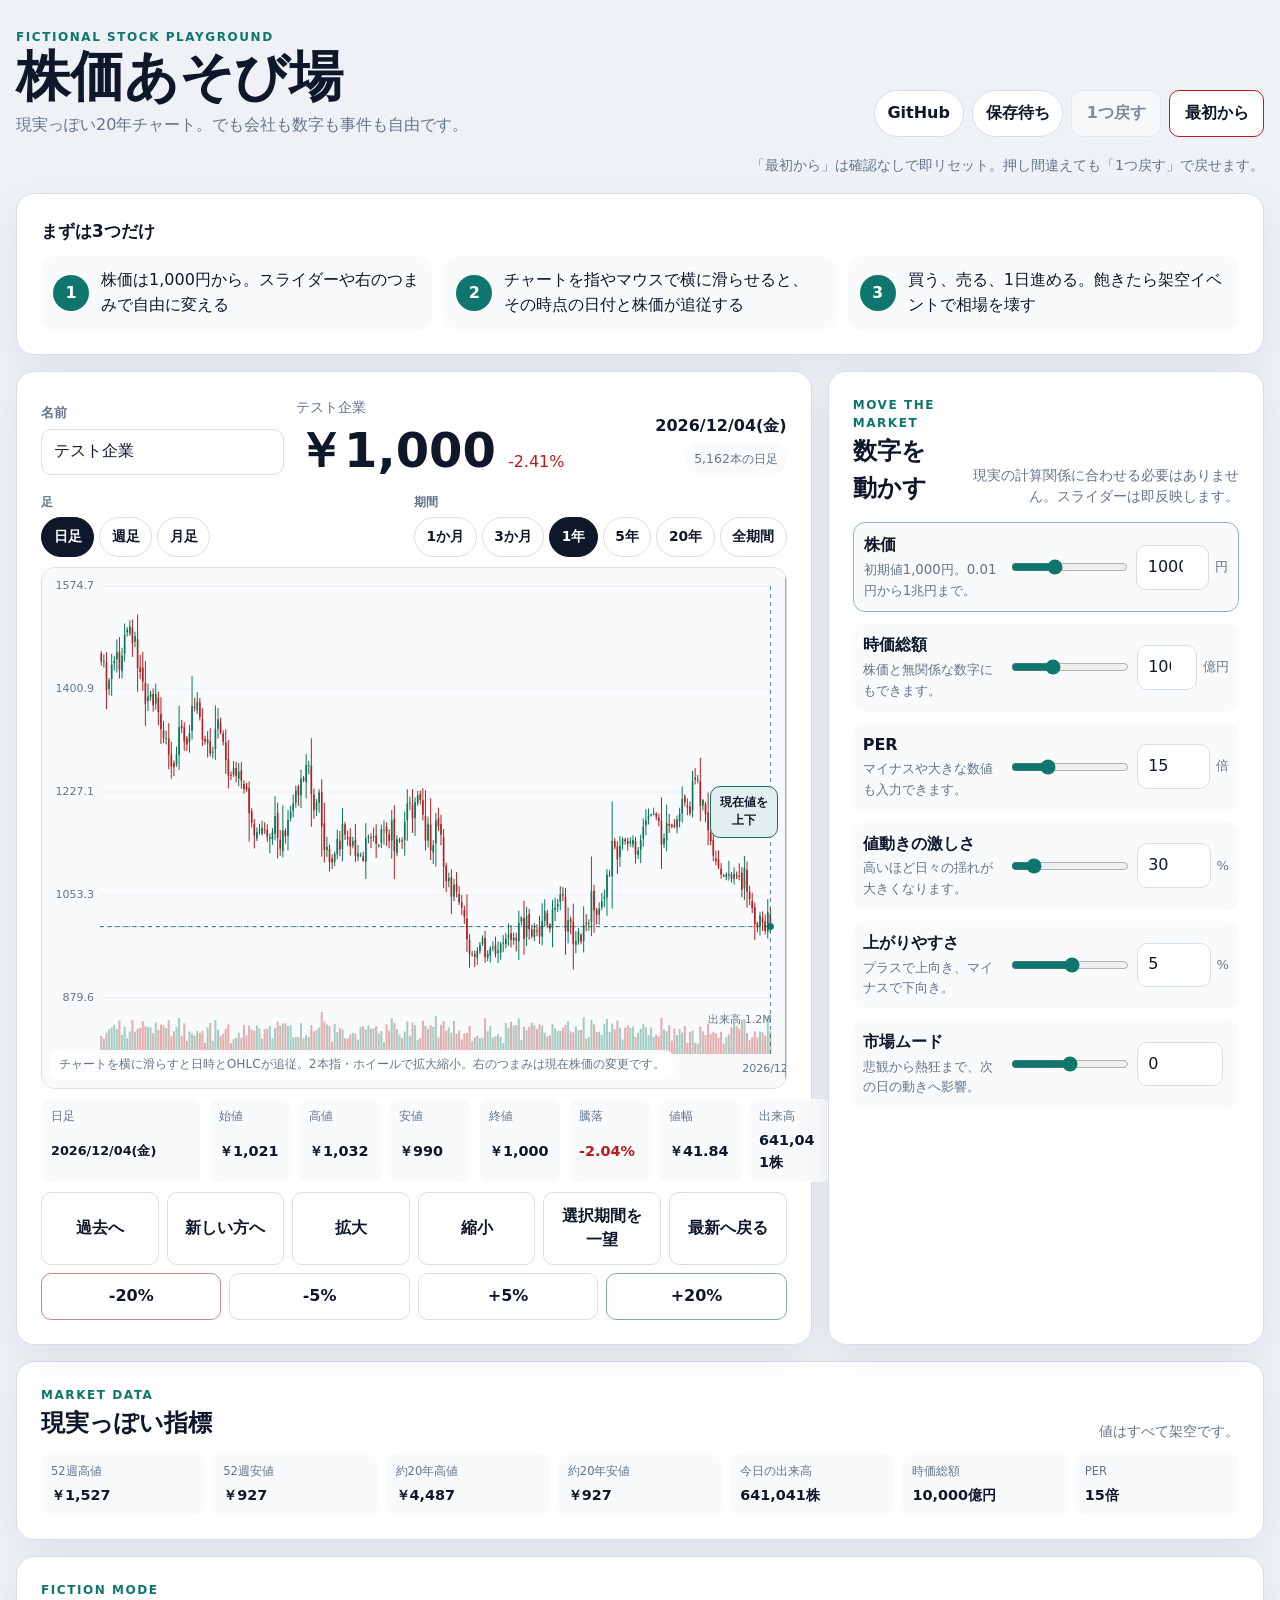
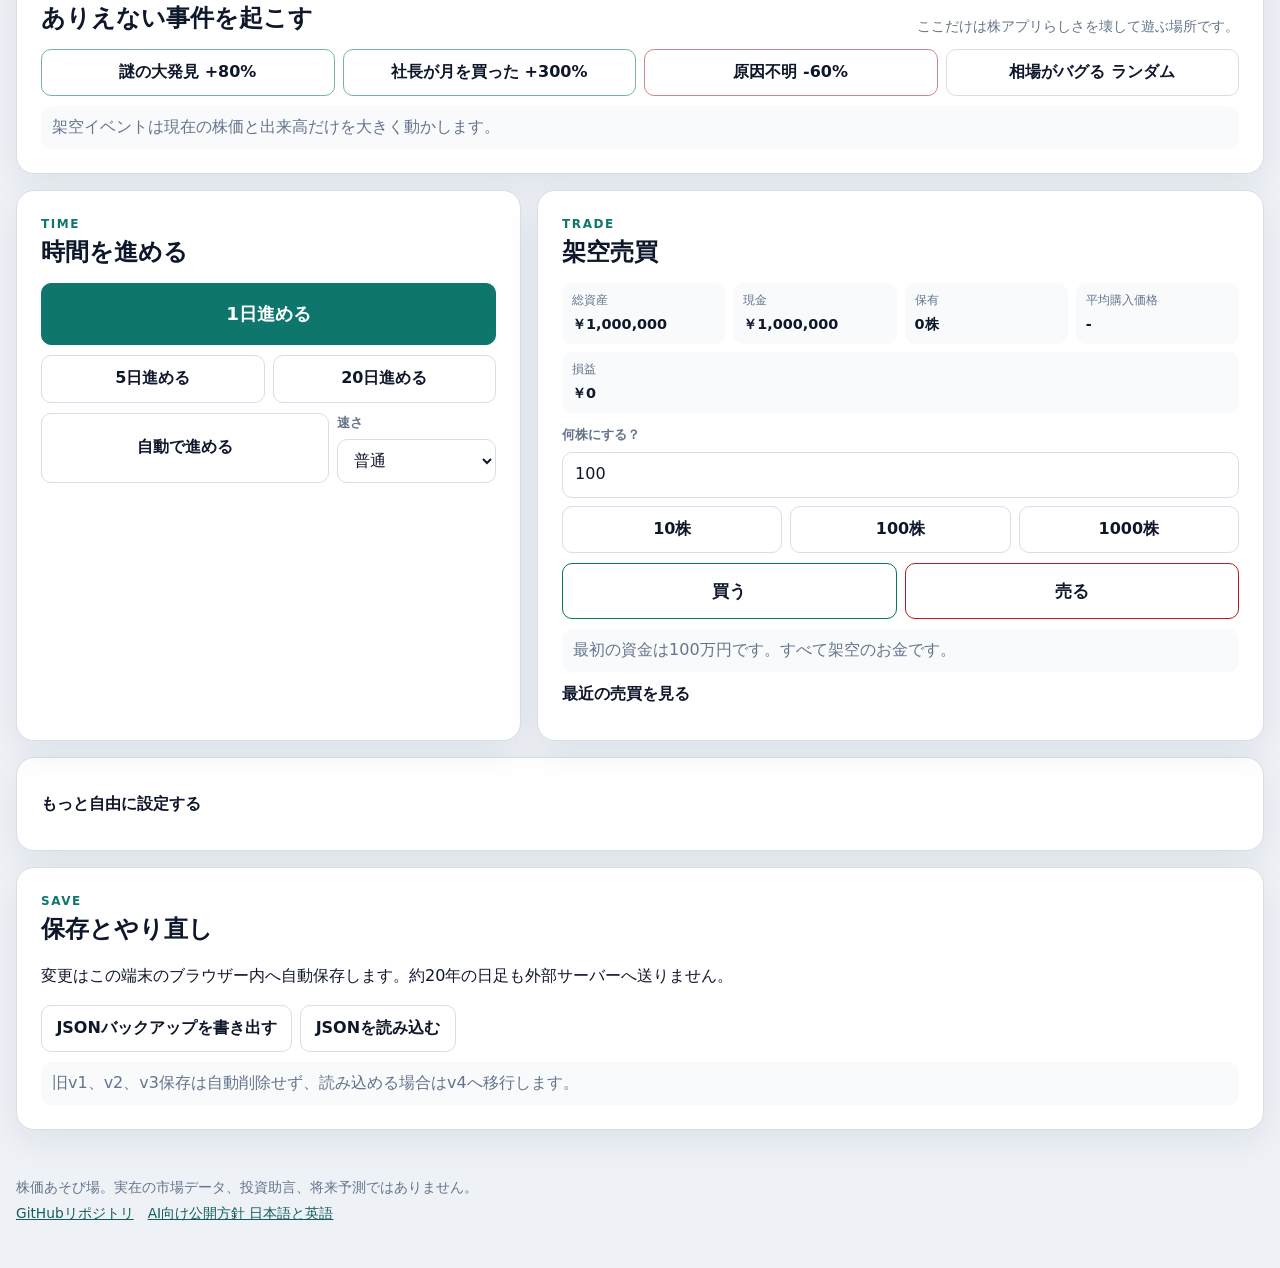
<file: index.html>
<!doctype html>
<html lang="ja">
<head>
  <meta charset="utf-8">
  <meta name="viewport" content="width=device-width, initial-scale=1, viewport-fit=cover">
  <meta name="description" content="株価1,000円から始め、約20年の架空日足、週足、月足を指で滑らせて確認しながら自由な値動きで遊べる株価サンドボックスです。">
  <meta name="robots" content="index,follow">
  <meta name="referrer" content="no-referrer">
  <meta name="color-scheme" content="light dark">
  <meta name="theme-color" content="#0f172a">
  <meta property="og:type" content="website">
  <meta property="og:title" content="株価あそび場 | 20年チャートの架空株価シミュレーター">
  <meta property="og:description" content="現実っぽい日付、ローソク足、出来高。数字と事件は自由。約20年の架空相場を指で滑らせて遊べます。">
  <meta property="og:url" content="https://abcderp2.github.io/stocktrading0/">
  <meta http-equiv="Content-Security-Policy" content="default-src 'self'; script-src 'self'; style-src 'self'; img-src 'self' data:; connect-src 'none'; font-src 'self'; object-src 'none'; base-uri 'none'; form-action 'none'; frame-src 'none'; media-src 'none'; worker-src 'none'">
  <title>株価あそび場 | 20年チャートの架空株価シミュレーター</title>
  <link rel="canonical" href="https://abcderp2.github.io/stocktrading0/">
  <link rel="stylesheet" href="assets/css/style.css">
  <script defer src="assets/js/market-engine.js"></script>
  <script defer src="assets/js/chart.js"></script>
  <script defer src="assets/js/storage.js"></script>
  <script defer src="assets/js/app.js"></script>
</head>
<body>
  <a class="skip-link" href="#main">操作画面へ移動</a>

  <header class="site-header">
    <div>
      <p class="eyebrow">FICTIONAL STOCK PLAYGROUND</p>
      <h1>株価あそび場</h1>
      <p class="lead">現実っぽい20年チャート。でも会社も数字も事件も自由です。</p>
    </div>
    <div class="header-actions">
      <a class="status-pill" href="https://github.com/abcderp2/stocktrading0" target="_blank" rel="noopener noreferrer" aria-label="GitHubリポジトリを新しいタブで開く">GitHub</a>
      <span id="save-status" class="status-pill" aria-live="polite">自動保存</span>
      <button id="undo-action" type="button" disabled>1つ戻す</button>
      <button id="reset-data" class="danger-button" type="button">最初から</button>
    </div>
    <p class="reset-note">「最初から」は確認なしで即リセット。押し間違えても「1つ戻す」で戻せます。</p>
  </header>

  <main id="main" class="page-shell">
    <section class="quick-guide panel" aria-labelledby="guide-title">
      <h2 id="guide-title">まずは3つだけ</h2>
      <div class="guide-grid">
        <div><strong>1</strong><span>株価は1,000円から。スライダーや右のつまみで自由に変える</span></div>
        <div><strong>2</strong><span>チャートを指やマウスで横に滑らせると、その時点の日付と株価が追従する</span></div>
        <div><strong>3</strong><span>買う、売る、1日進める。飽きたら架空イベントで相場を壊す</span></div>
      </div>
    </section>

    <section class="workspace">
      <section class="panel chart-panel" aria-labelledby="chart-title">
        <div class="instrument-header">
          <label class="name-field">
            <span>名前</span>
            <input id="company-name" type="text" maxlength="40" autocomplete="off" value="テスト企業">
          </label>
          <div class="quote" id="chart-title">
            <span id="company-name-display">テスト企業</span>
            <strong id="current-price">¥1,000</strong>
            <span id="price-change" class="muted">0.00%</span>
          </div>
          <div class="date-block">
            <span id="market-date" class="market-date">----</span>
            <span id="day-label" class="day-pill">約20年の日足</span>
          </div>
        </div>

        <div class="chart-modes" aria-label="チャート表示設定">
          <div class="mode-group">
            <span>足</span>
            <div class="segmented" id="timeframe-controls">
              <button class="timeframe-button active" type="button" data-timeframe="1d" aria-pressed="true">日足</button>
              <button class="timeframe-button" type="button" data-timeframe="1w" aria-pressed="false">週足</button>
              <button class="timeframe-button" type="button" data-timeframe="1m" aria-pressed="false">月足</button>
            </div>
          </div>
          <div class="mode-group">
            <span>期間</span>
            <div class="segmented" id="range-controls">
              <button class="range-button" type="button" data-range="1m" aria-pressed="false">1か月</button>
              <button class="range-button" type="button" data-range="3m" aria-pressed="false">3か月</button>
              <button class="range-button active" type="button" data-range="1y" aria-pressed="true">1年</button>
              <button class="range-button" type="button" data-range="5y" aria-pressed="false">5年</button>
              <button id="range-20y" class="range-button" type="button" data-range="20y" aria-pressed="false">20年</button>
              <button class="range-button" type="button" data-range="all" aria-pressed="false">全期間</button>
            </div>
          </div>
        </div>

        <div class="chart-wrap">
          <canvas id="market-chart" role="img" aria-label="約20年の架空株価ローソク足チャート。指やマウスで横に滑らせると日付と値が追従し、横方向に履歴を移動できます。2本指またはホイールで拡大縮小できます。">チャートを描画できない環境では、下の詳細と数値操作を利用できます。</canvas>
          <button id="price-drag-handle" class="price-drag-handle" type="button" role="slider"
            aria-label="現在の株価を上下に動かす" aria-valuemin="0.01" aria-valuemax="1000000000000"
            aria-valuenow="1000" aria-valuetext="1000円">現在値を上下</button>
          <div class="chart-hint">チャートを横に滑らすと日時とOHLCが追従。2本指・ホイールで拡大縮小。右のつまみは現在株価の変更です。</div>
        </div>

        <div class="candle-detail" aria-live="polite" aria-label="選択中のローソク足の詳細">
          <div class="detail-date"><span id="detail-period">日足</span><strong id="detail-date">-</strong></div>
          <div><span>始値</span><strong id="detail-open">-</strong></div>
          <div><span>高値</span><strong id="detail-high">-</strong></div>
          <div><span>安値</span><strong id="detail-low">-</strong></div>
          <div><span>終値</span><strong id="detail-close">-</strong></div>
          <div><span>騰落</span><strong id="detail-change">-</strong></div>
          <div><span>値幅</span><strong id="detail-range">-</strong></div>
          <div><span>出来高</span><strong id="detail-volume">-</strong></div>
        </div>

        <div class="chart-toolbar" aria-label="チャートを見る">
          <button id="chart-older" type="button">過去へ</button>
          <button id="chart-newer" type="button">新しい方へ</button>
          <button id="chart-zoom-in" type="button">拡大</button>
          <button id="chart-zoom-out" type="button">縮小</button>
          <button id="chart-fit" type="button">選択期間を一望</button>
          <button id="chart-reset" type="button">最新へ戻る</button>
        </div>

        <div class="quick-price-row" aria-label="株価をすぐ動かす">
          <button class="quick-price negative-action" type="button" data-percent="-20">-20%</button>
          <button class="quick-price" type="button" data-percent="-5">-5%</button>
          <button class="quick-price" type="button" data-percent="5">+5%</button>
          <button class="quick-price positive-action" type="button" data-percent="20">+20%</button>
        </div>
      </section>

      <section class="panel control-panel" aria-labelledby="controls-title">
        <div class="section-title">
          <div>
            <p class="kicker">MOVE THE MARKET</p>
            <h2 id="controls-title">数字を動かす</h2>
          </div>
          <p>現実の計算関係に合わせる必要はありません。スライダーは即反映します。</p>
        </div>

        <div class="control-stack">
          <div class="control-row featured-control">
            <div class="control-label"><strong>株価</strong><small>初期値1,000円。0.01円から1兆円まで。</small></div>
            <input id="price-slider" type="range" min="0" max="1400" step="1" value="500" aria-label="株価スライダー">
            <div class="number-with-unit"><input id="price-number" type="number" inputmode="decimal" min="0.01" max="1000000000000" step="0.01" aria-label="株価 直接入力 円"><span>円</span></div>
          </div>
          <div class="control-row">
            <div class="control-label"><strong>時価総額</strong><small>株価と無関係な数字にもできます。</small></div>
            <input id="market-cap-slider" type="range" min="0" max="1201" step="1" value="401" aria-label="時価総額スライダー">
            <div class="number-with-unit"><input id="market-cap-number" type="number" inputmode="decimal" min="0" max="1000000000000" step="0.1" aria-label="時価総額 直接入力 億円"><span>億円</span></div>
          </div>
          <div class="control-row">
            <div class="control-label"><strong>PER</strong><small>マイナスや大きな数値も入力できます。</small></div>
            <input id="per-slider" type="range" min="-100" max="300" step="1" value="15" aria-label="PERスライダー">
            <div class="number-with-unit"><input id="per-number" type="number" inputmode="decimal" min="-10000" max="10000" step="0.1" aria-label="PER 直接入力 倍"><span>倍</span></div>
          </div>
          <div class="control-row">
            <div class="control-label"><strong>値動きの激しさ</strong><small>高いほど日々の揺れが大きくなります。</small></div>
            <input id="volatility-slider" type="range" min="0" max="200" step="1" value="30" aria-label="値動きの激しさ">
            <div class="number-with-unit"><input id="volatility-number" type="number" inputmode="decimal" min="0" max="500" step="0.1" aria-label="値動きの激しさ 直接入力 パーセント"><span>%</span></div>
          </div>
          <div class="control-row">
            <div class="control-label"><strong>上がりやすさ</strong><small>プラスで上向き、マイナスで下向き。</small></div>
            <input id="drift-slider" type="range" min="-100" max="100" step="1" value="5" aria-label="上がりやすさ">
            <div class="number-with-unit"><input id="drift-number" type="number" inputmode="decimal" min="-500" max="500" step="0.1" aria-label="上がりやすさ 直接入力 パーセント"><span>%</span></div>
          </div>
          <div class="control-row">
            <div class="control-label"><strong>市場ムード</strong><small>悲観から熱狂まで、次の日の動きへ影響。</small></div>
            <input id="mood-slider" type="range" min="-100" max="100" step="1" value="0" aria-label="市場ムード">
            <div class="number-with-unit"><input id="mood-number" type="number" inputmode="numeric" min="-100" max="100" step="1" aria-label="市場ムード 直接入力"><span></span></div>
          </div>
        </div>
      </section>
    </section>

    <section class="panel stats-panel" aria-labelledby="stats-title">
      <div class="section-title compact-title">
        <div><p class="kicker">MARKET DATA</p><h2 id="stats-title">現実っぽい指標</h2></div>
        <p>値はすべて架空です。</p>
      </div>
      <div class="stats-grid">
        <div><span>52週高値</span><strong id="stat-52-high">-</strong></div>
        <div><span>52週安値</span><strong id="stat-52-low">-</strong></div>
        <div><span>約20年高値</span><strong id="stat-20-high">-</strong></div>
        <div><span>約20年安値</span><strong id="stat-20-low">-</strong></div>
        <div><span>今日の出来高</span><strong id="stat-volume">-</strong></div>
        <div><span>時価総額</span><strong id="stat-market-cap">-</strong></div>
        <div><span>PER</span><strong id="stat-per">-</strong></div>
      </div>
    </section>

    <section class="panel fiction-panel" aria-labelledby="fiction-title">
      <div class="section-title compact-title">
        <div><p class="kicker">FICTION MODE</p><h2 id="fiction-title">ありえない事件を起こす</h2></div>
        <p>ここだけは株アプリらしさを壊して遊ぶ場所です。</p>
      </div>
      <div class="event-grid">
        <button class="fiction-event positive-action" type="button" data-percent="80" data-label="謎の大発見">謎の大発見 +80%</button>
        <button class="fiction-event positive-action" type="button" data-percent="300" data-label="社長が月を買った">社長が月を買った +300%</button>
        <button class="fiction-event negative-action" type="button" data-percent="-60" data-label="原因不明の暴落">原因不明 -60%</button>
        <button class="fiction-event" type="button" data-random="true">相場がバグる ランダム</button>
      </div>
      <p id="event-message" class="notice" aria-live="polite">架空イベントは現在の株価と出来高だけを大きく動かします。</p>
    </section>

    <section class="action-grid">
      <section class="panel time-panel" aria-labelledby="time-title">
        <div class="section-title compact-title">
          <div><p class="kicker">TIME</p><h2 id="time-title">時間を進める</h2></div>
        </div>
        <button id="step-1" class="hero-action" type="button">1日進める</button>
        <div class="button-grid">
          <button id="step-5" type="button">5日進める</button>
          <button id="step-20" type="button">20日進める</button>
        </div>
        <div class="auto-row">
          <button id="toggle-play" type="button" aria-pressed="false">自動で進める</button>
          <label><span>速さ</span><select id="play-speed"><option value="1500">ゆっくり</option><option value="900" selected>普通</option><option value="400">速い</option></select></label>
        </div>
      </section>

      <section class="panel trade-panel" aria-labelledby="trade-title">
        <div class="section-title compact-title">
          <div><p class="kicker">TRADE</p><h2 id="trade-title">架空売買</h2></div>
        </div>
        <div class="portfolio-grid">
          <div><span>総資産</span><strong id="portfolio-total">-</strong></div>
          <div><span>現金</span><strong id="portfolio-cash">-</strong></div>
          <div><span>保有</span><strong id="position-qty">0株</strong></div>
          <div><span>平均購入価格</span><strong id="average-price">-</strong></div>
          <div class="wide-stat"><span>損益</span><strong id="portfolio-profit">-</strong></div>
        </div>
        <label class="trade-quantity">
          <span>何株にする？</span>
          <input id="trade-quantity" type="number" inputmode="numeric" min="1" max="100000000" step="1" value="100">
        </label>
        <div class="preset-row">
          <button class="quantity-preset" type="button" data-quantity="10">10株</button>
          <button class="quantity-preset" type="button" data-quantity="100">100株</button>
          <button class="quantity-preset" type="button" data-quantity="1000">1000株</button>
        </div>
        <div class="trade-buttons">
          <button id="buy-button" class="buy-button" type="button">買う</button>
          <button id="sell-button" class="sell-button" type="button">売る</button>
        </div>
        <p id="trade-message" class="notice" aria-live="polite">最初の資金は100万円です。すべて架空のお金です。</p>
        <details>
          <summary>最近の売買を見る</summary>
          <ol id="trade-log" class="trade-log"></ol>
        </details>
      </section>
    </section>

    <section class="panel advanced-panel">
      <details>
        <summary>もっと自由に設定する</summary>
        <div class="advanced-grid">
          <label><span>銘柄コード</span><input id="company-ticker" type="text" maxlength="10" autocomplete="off" value="TEST"></label>
          <label><span>材料への反応</span><input id="sensitivity-number" type="number" inputmode="decimal" min="0" max="10" step="0.1" value="1"></label>
          <label><span>指標の動き方</span><select id="logic-mode"><option value="free">株価と別々に動かす</option><option value="linked">株価に比例させる</option></select></label>
          <label><span>市場カレンダー</span><select id="calendar-mode"><option value="weekdays">平日＋年末年始休場風</option><option value="everyday">365日市場</option></select></label>
          <label><span>取引コスト</span><div class="number-with-unit"><input id="trade-fee" type="number" inputmode="decimal" min="0" max="10" step="0.01" value="0"><span>%</span></div></label>
          <label class="check-row"><input id="allow-short" type="checkbox"><span>空売りを許可</span></label>
          <label class="check-row"><input id="allow-negative-cash" type="checkbox"><span>現金がマイナスでも買える</span></label>
        </div>
        <p class="small-note">平日市場の休場日は、土日と年末年始の一部だけを簡略化した架空ルールです。実際の取引所の祝日カレンダーではありません。</p>
      </details>
    </section>

    <section class="panel data-panel" aria-labelledby="data-title">
      <div class="section-title compact-title">
        <div><p class="kicker">SAVE</p><h2 id="data-title">保存とやり直し</h2></div>
      </div>
      <p>変更はこの端末のブラウザー内へ自動保存します。約20年の日足も外部サーバーへ送りません。</p>
      <div class="data-actions">
        <button id="export-data" type="button">JSONバックアップを書き出す</button>
        <label class="file-button"><span>JSONを読み込む</span><input id="import-data" type="file" accept="application/json,.json"></label>
      </div>
      <p id="data-message" class="notice" aria-live="polite">旧v1、v2、v3保存は自動削除せず、読み込める場合はv4へ移行します。</p>
    </section>
  </main>

  <footer class="site-footer">
    <p>株価あそび場。実在の市場データ、投資助言、将来予測ではありません。</p>
    <p><a href="https://github.com/abcderp2/stocktrading0" target="_blank" rel="noopener noreferrer">GitHubリポジトリ</a>　<a href="llms.txt">AI向け公開方針 日本語と英語</a></p>
  </footer>
</body>
</html>
</file>
<file: assets/css/style.css>
:root {
  color-scheme: light dark;
  --bg: #eef2f7;
  --panel: #ffffff;
  --panel-soft: #f8fafc;
  --text: #0f172a;
  --muted: #64748b;
  --border: #d8dee8;
  --accent: #0f766e;
  --accent-strong: #115e59;
  --positive: #047857;
  --negative: #b91c1c;
  --focus: #2563eb;
  --shadow: 0 12px 35px rgba(15, 23, 42, 0.07);
}
* { box-sizing: border-box; }
html { min-width: 320px; background: var(--bg); }
body {
  margin: 0;
  min-width: 320px;
  color: var(--text);
  background: var(--bg);
  font-family: system-ui, -apple-system, BlinkMacSystemFont, "Segoe UI", sans-serif;
  line-height: 1.55;
}
button, input, select { font: inherit; }
button, input, select, summary, .file-button { min-height: 44px; }
button, select, input[type="text"], input[type="number"] {
  border: 1px solid var(--border); border-radius: 10px; background: var(--panel); color: var(--text);
}
button { padding: 0.65rem 0.9rem; cursor: pointer; font-weight: 700; }
button:hover { border-color: var(--accent); }
button:disabled { cursor: not-allowed; opacity: 0.48; }
button:focus-visible, input:focus-visible, select:focus-visible, summary:focus-visible, a:focus-visible { outline: 3px solid var(--focus); outline-offset: 2px; }
a { color: var(--accent-strong); }
.skip-link { position: fixed; left: 0.75rem; top: 0.75rem; z-index: 100; transform: translateY(-160%); padding: 0.65rem 0.85rem; border-radius: 8px; background: var(--panel); }
.skip-link:focus { transform: translateY(0); }
.site-header, .page-shell, .site-footer { width: min(1500px, calc(100% - 32px)); margin-inline: auto; }
.site-header { padding: 28px 0 16px; display: grid; grid-template-columns: minmax(0, 1fr) auto; gap: 18px; align-items: end; }
.site-header h1 { margin: 0.1rem 0 0.2rem; font-size: clamp(1.9rem, 5vw, 3.4rem); line-height: 1.05; }
.eyebrow, .kicker { margin: 0; color: var(--accent); font-size: 0.75rem; font-weight: 800; letter-spacing: 0.13em; }
.lead { margin: 0.45rem 0 0; color: var(--muted); max-width: 58rem; }
.header-actions { display: flex; flex-wrap: wrap; justify-content: flex-end; gap: 8px; }
.status-pill { display: inline-flex; align-items: center; min-height: 44px; padding: 0.55rem 0.8rem; border: 1px solid var(--border); border-radius: 999px; background: var(--panel); color: var(--text); text-decoration: none; font-weight: 700; }
.reset-note { grid-column: 1 / -1; margin: 0; color: var(--muted); font-size: 0.88rem; text-align: right; }
.page-shell { padding-bottom: 42px; }
.panel { min-width: 0; border: 1px solid var(--border); border-radius: 18px; background: var(--panel); box-shadow: var(--shadow); padding: clamp(14px, 2.2vw, 24px); }
.quick-guide { margin-bottom: 16px; }
.quick-guide h2 { margin: 0 0 12px; font-size: 1.05rem; }
.guide-grid { display: grid; grid-template-columns: repeat(3, minmax(0, 1fr)); gap: 12px; }
.guide-grid > div { min-width: 0; display: grid; grid-template-columns: 38px minmax(0, 1fr); gap: 10px; align-items: center; padding: 12px; border-radius: 14px; background: var(--panel-soft); }
.guide-grid strong { display: grid; place-items: center; width: 36px; height: 36px; border-radius: 50%; background: var(--accent); color: white; }
.workspace { display: grid; grid-template-columns: minmax(0, 1.55fr) minmax(330px, 0.85fr); gap: 16px; }
.chart-panel, .control-panel { min-width: 0; }
.instrument-header { display: grid; grid-template-columns: minmax(150px, 0.7fr) minmax(180px, 1fr) auto; gap: 12px; align-items: end; }
.name-field, .trade-quantity, .auto-row label, .advanced-grid label { display: grid; gap: 6px; min-width: 0; }
.name-field span, .trade-quantity span, .advanced-grid label > span, .auto-row label > span { color: var(--muted); font-size: 0.82rem; font-weight: 700; }
.name-field input, .trade-quantity input, .advanced-grid input, .advanced-grid select, .auto-row select { width: 100%; min-width: 0; padding: 0.6rem 0.75rem; }
.quote { display: flex; flex-wrap: wrap; align-items: baseline; gap: 8px 12px; }
.quote > span:first-child { width: 100%; color: var(--muted); font-size: 0.9rem; }
.quote strong { font-size: clamp(1.8rem, 5vw, 3rem); line-height: 1; }
.positive { color: var(--positive) !important; }
.negative { color: var(--negative) !important; }
.muted { color: var(--muted); }
.date-block { display: grid; gap: 4px; justify-items: end; text-align: right; }
.market-date { font-weight: 800; }
.day-pill { display: inline-flex; align-items: center; min-height: 32px; padding: 0.2rem 0.55rem; border-radius: 999px; background: var(--panel-soft); color: var(--muted); font-size: 0.78rem; }
.chart-modes { display: flex; flex-wrap: wrap; justify-content: space-between; gap: 12px 18px; margin: 18px 0 10px; }
.mode-group { display: grid; gap: 5px; min-width: 0; }
.mode-group > span { color: var(--muted); font-size: 0.76rem; font-weight: 800; }
.segmented { display: flex; flex-wrap: wrap; gap: 5px; }
.segmented button { min-height: 40px; padding: 0.48rem 0.72rem; border-radius: 999px; font-size: 0.86rem; }
.segmented button.active { background: var(--text); color: var(--panel); border-color: var(--text); }
.chart-wrap { position: relative; overflow: hidden; border: 1px solid var(--border); border-radius: 14px; background: var(--panel-soft); }
#market-chart { display: block; width: 100%; height: clamp(330px, 52vw, 520px); min-height: 300px; touch-action: pan-y; }
.price-drag-handle { position: absolute; right: 8px; top: 42%; width: 68px; min-height: 52px; padding: 0.4rem; border-color: var(--accent); background: color-mix(in srgb, var(--panel) 88%, var(--accent)); color: var(--text); touch-action: none; font-size: 0.72rem; }
.price-drag-handle.dragging { border-width: 2px; }
.chart-hint { position: absolute; left: 8px; bottom: 8px; max-width: calc(100% - 16px); padding: 0.35rem 0.55rem; border-radius: 8px; background: color-mix(in srgb, var(--panel) 92%, transparent); color: var(--muted); font-size: 0.76rem; pointer-events: none; }
.candle-detail { display: grid; grid-template-columns: minmax(160px, 1.6fr) repeat(7, minmax(82px, 1fr)); gap: 8px; margin-top: 10px; }
.candle-detail > div, .stats-grid > div, .portfolio-grid > div { min-width: 0; display: grid; gap: 3px; padding: 9px 10px; border-radius: 10px; background: var(--panel-soft); }
.candle-detail span, .stats-grid span, .portfolio-grid span { color: var(--muted); font-size: 0.72rem; }
.candle-detail strong, .stats-grid strong, .portfolio-grid strong { overflow-wrap: anywhere; font-size: 0.9rem; }
.detail-date strong { font-size: 0.8rem; }
.chart-toolbar, .quick-price-row, .button-grid, .preset-row, .trade-buttons, .data-actions, .event-grid { display: flex; flex-wrap: wrap; gap: 8px; }
.chart-toolbar { margin-top: 10px; }
.chart-toolbar button, .quick-price-row button { flex: 1 1 90px; }
.quick-price-row { margin-top: 8px; }
.positive-action { border-color: color-mix(in srgb, var(--positive) 45%, var(--border)); }
.negative-action { border-color: color-mix(in srgb, var(--negative) 45%, var(--border)); }
.section-title { display: flex; gap: 14px; align-items: end; justify-content: space-between; }
.section-title h2 { margin: 0; }
.section-title > p { margin: 0; color: var(--muted); font-size: 0.86rem; text-align: right; }
.compact-title { margin-bottom: 12px; }
.control-stack { display: grid; gap: 11px; margin-top: 15px; }
.control-row { display: grid; grid-template-columns: minmax(0, 1.15fr) minmax(0, 1fr) minmax(0, 0.78fr); gap: 10px; align-items: center; padding: 10px; border-radius: 12px; background: var(--panel-soft); }
.control-row > * { min-width: 0; }
.featured-control { border: 1px solid color-mix(in srgb, var(--accent) 38%, var(--border)); }
.control-label { display: grid; gap: 2px; }
.control-label small { color: var(--muted); }
input[type="range"] { width: 100%; accent-color: var(--accent); }
.number-with-unit { display: grid; grid-template-columns: minmax(0, 1fr) auto; align-items: center; gap: 6px; }
.number-with-unit input { width: 100%; min-width: 0; padding: 0.55rem 0.65rem; }
.number-with-unit span { color: var(--muted); font-size: 0.82rem; }
.stats-panel, .fiction-panel, .advanced-panel, .data-panel { margin-top: 16px; }
.stats-grid { display: grid; grid-template-columns: repeat(7, minmax(0, 1fr)); gap: 8px; }
.event-grid button { flex: 1 1 180px; }
.action-grid { display: grid; grid-template-columns: minmax(0, 0.82fr) minmax(0, 1.18fr); gap: 16px; margin-top: 16px; }
.hero-action { width: 100%; min-height: 62px; margin-bottom: 10px; background: var(--accent); border-color: var(--accent); color: white; font-size: 1.15rem; }
.button-grid button { flex: 1; }
.auto-row { display: grid; grid-template-columns: 1fr minmax(120px, 0.55fr); gap: 8px; margin-top: 10px; }
.portfolio-grid { display: grid; grid-template-columns: repeat(4, minmax(0, 1fr)); gap: 8px; margin-bottom: 12px; }
.portfolio-grid .wide-stat { grid-column: span 4; }
.trade-quantity { margin: 10px 0 8px; }
.preset-row button { flex: 1; }
.trade-buttons { margin-top: 10px; }
.trade-buttons button { flex: 1; min-height: 56px; font-size: 1.05rem; }
.buy-button { border-color: var(--positive); }
.sell-button { border-color: var(--negative); }
.notice { margin: 10px 0 0; padding: 9px 11px; border-radius: 10px; background: var(--panel-soft); color: var(--muted); }
.notice.warning { color: var(--negative); }
details { min-width: 0; }
summary { cursor: pointer; font-weight: 800; display: flex; align-items: center; }
.trade-log { padding-left: 1.4rem; color: var(--muted); }
.advanced-grid { display: grid; grid-template-columns: repeat(4, minmax(0, 1fr)); gap: 10px; margin-top: 12px; }
.check-row { display: flex !important; align-items: center; gap: 8px; min-height: 44px; }
.check-row input { width: 20px; height: 20px; }
.small-note { color: var(--muted); font-size: 0.82rem; }
.data-actions { margin-top: 12px; }
.file-button { display: inline-flex; align-items: center; justify-content: center; padding: 0.65rem 0.9rem; border: 1px solid var(--border); border-radius: 10px; cursor: pointer; font-weight: 700; }
.file-button input { position: absolute; inline-size: 1px; block-size: 1px; opacity: 0; pointer-events: none; }
.danger-button { border-color: var(--negative); }
.site-footer { padding: 0 0 38px; color: var(--muted); font-size: 0.86rem; }
.site-footer p { margin: 5px 0; }
@media (max-width: 1120px) { .workspace { grid-template-columns: 1fr; } .control-panel { order: 2; } .candle-detail { grid-template-columns: repeat(4, minmax(0, 1fr)); } .detail-date { grid-column: span 4; } .stats-grid { grid-template-columns: repeat(4, minmax(0, 1fr)); } .advanced-grid { grid-template-columns: repeat(2, minmax(0, 1fr)); } }
@media (max-width: 720px) {
  .site-header, .page-shell, .site-footer { width: min(100% - 20px, 1500px); }
  .site-header { grid-template-columns: 1fr; padding-top: 18px; }
  .header-actions { justify-content: flex-start; }
  .reset-note { text-align: left; }
  .guide-grid { grid-template-columns: 1fr; }
  .instrument-header { grid-template-columns: 1fr 1fr; }
  .name-field { grid-column: 1 / -1; }
  .date-block { justify-items: start; text-align: left; }
  .chart-modes { display: grid; }
  .segmented { overflow-x: auto; flex-wrap: nowrap; padding-bottom: 2px; }
  .segmented button { flex: 0 0 auto; }
  #market-chart { height: 390px; }
  .price-drag-handle { width: 62px; }
  .candle-detail { grid-template-columns: repeat(2, minmax(0, 1fr)); }
  .detail-date { grid-column: span 2; }
  .control-row { grid-template-columns: 1fr; }
  .stats-grid { grid-template-columns: repeat(2, minmax(0, 1fr)); }
  .action-grid { grid-template-columns: 1fr; }
  .portfolio-grid { grid-template-columns: repeat(2, minmax(0, 1fr)); }
  .portfolio-grid .wide-stat { grid-column: span 2; }
  .advanced-grid { grid-template-columns: 1fr; }
  .section-title { display: grid; }
  .section-title > p { text-align: left; }
}
@media (max-width: 430px) {
  .panel { border-radius: 14px; padding: 12px; }
  .site-header, .page-shell, .site-footer { width: min(100% - 12px, 1500px); }
  .header-actions > * { flex: 1 1 44%; justify-content: center; }
  .instrument-header { grid-template-columns: 1fr; }
  .quote strong { font-size: 2rem; }
  #market-chart { height: 340px; min-height: 300px; }
  .chart-hint { font-size: 0.68rem; }
  .price-drag-handle { right: 5px; width: 58px; font-size: 0.66rem; }
  .chart-toolbar button { flex-basis: 42%; }
  .quick-price-row button { flex-basis: 20%; }
  .stats-grid, .candle-detail { grid-template-columns: 1fr 1fr; }
  .event-grid button { flex-basis: 100%; }
  .auto-row { grid-template-columns: 1fr; }
}
@media (prefers-reduced-motion: reduce) { *, *::before, *::after { scroll-behavior: auto !important; transition-duration: 0.01ms !important; animation-duration: 0.01ms !important; animation-iteration-count: 1 !important; } }
@media (prefers-color-scheme: dark) {
  :root { --bg: #0b1220; --panel: #111827; --panel-soft: #172033; --text: #f1f5f9; --muted: #94a3b8; --border: #334155; --accent: #2dd4bf; --accent-strong: #5eead4; --positive: #34d399; --negative: #f87171; --focus: #60a5fa; --shadow: none; }
}
</file>
